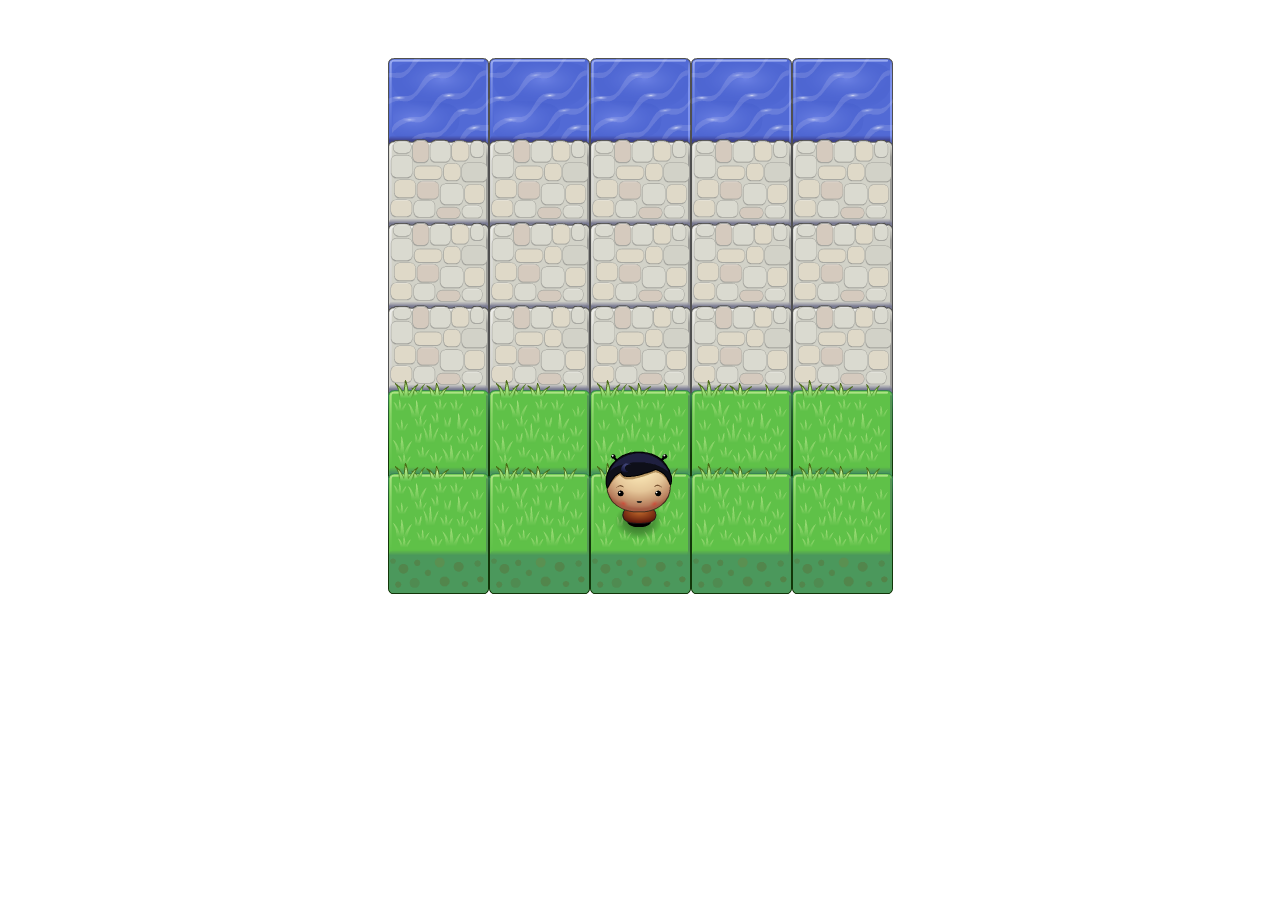
<file: Arcade game project/index.html>
<!DOCTYPE html>
<html>
<head>
    <meta charset="UTF-8">
    <title>Effective JavaScript: Frogger</title>
    <link rel="stylesheet" href="css/style.css">
</head>
<body>
	 <div id="success-modal">
        <div id="success-modal-content">
            <div class="modal-content">
            <h3>YOU WON!</h3>
            <p id="scorenumber">Score: 0</p>
            </div>
           
        </div>
    </div>
    <script src="js/resources.js"></script>
    <script src="js/app.js"></script>
    <script src="js/engine.js"></script>
</body>
</html>
</file>
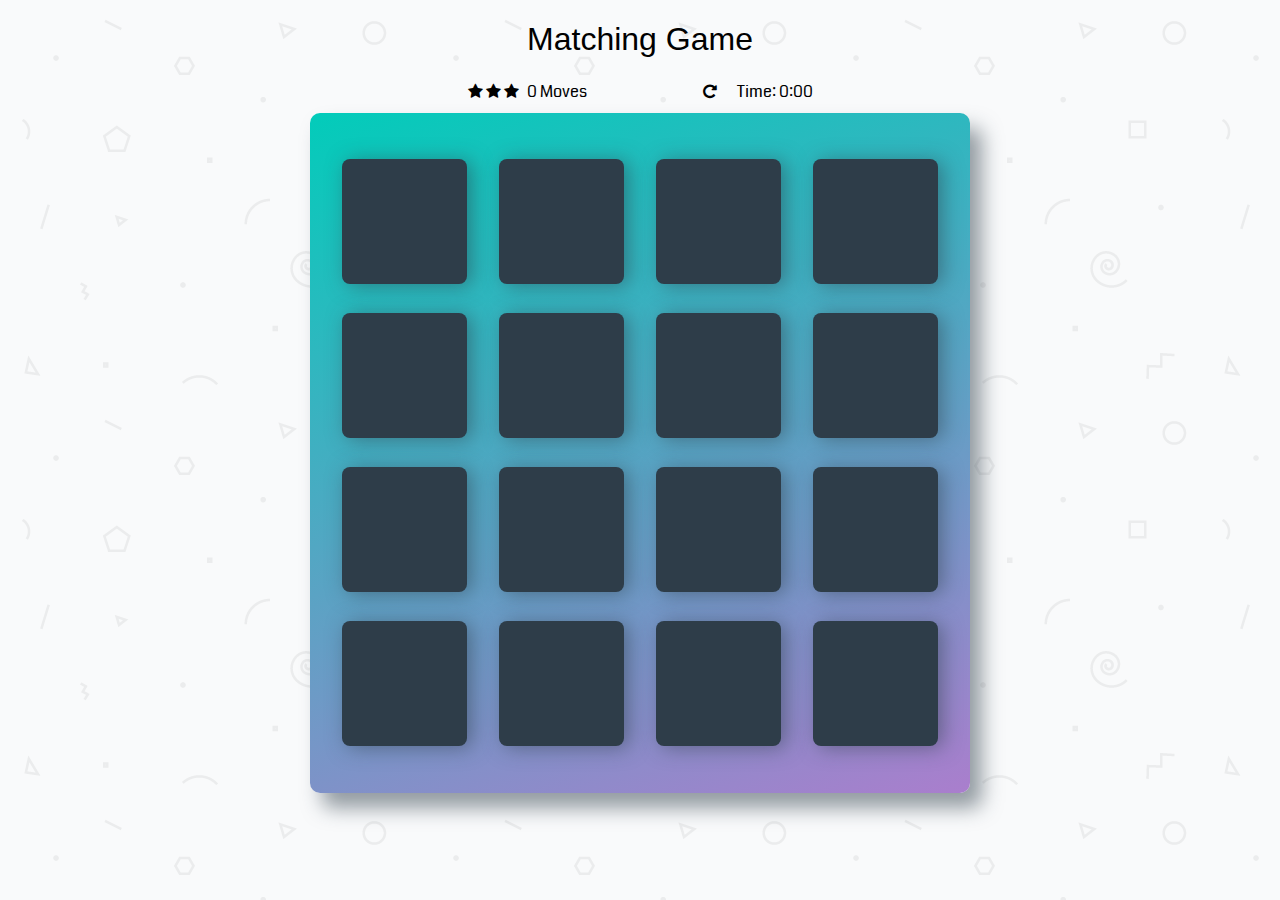
<file: Memory game/index.html>
<!doctype html>
<html lang="en">

<head>
    <meta charset="utf-8">
    <title>Matching Game</title>
    <meta name="description" content="">
    <link rel="stylesheet prefetch" href="https://maxcdn.bootstrapcdn.com/font-awesome/4.6.1/css/font-awesome.min.css">
    <link rel="stylesheet prefetch" href="https://fonts.googleapis.com/css?family=Coda">
    <link rel="stylesheet" href="css/app.css">
</head>

<body>

    <div class="container">
        <header>
            <h1>Matching Game</h1>
        </header>

        <section class="score-panel">
            <span class="timer">Time: <span id="minutes" class="show-minutes">0</span><span id="seconds" class="show-seconds">00</span></span>

            <ul class="stars">
                <li><i class="fa fa-star"></i></li>
                <li><i class="fa fa-star"></i></li>
                <li><i class="fa fa-star"></i></li>
            </ul>
            <span class="moves">0</span> Moves

            <div class="restart">
                <i class="fa fa-repeat"></i>
            </div>
        </section>

        <ul class="deck">
            <li class="card">
                <i class="fa"></i>
            </li>
            <li class="card">
                <i class="fa"></i>
            </li>
            <li class="card">
                <i class="fa"></i>
            </li>
            <li class="card">
                <i class="fa"></i>
            </li>
            <li class="card">
                <i class="fa"></i>
            </li>
            <li class="card">
                <i class="fa"></i>
            </li>
            <li class="card">
                <i class="fa"></i>
            </li>
            <li class="card">
                <i class="fa"></i>
            </li>
            <li class="card">
                <i class="fa"></i>
            </li>
            <li class="card">
                <i class="fa"></i>
            </li>
            <li class="card">
                <i class="fa"></i>
            </li>
            <li class="card">
                <i class="fa"></i>
            </li>
            <li class="card">
                <i class="fa"></i>
            </li>
            <li class="card">
                <i class="fa"></i>
            </li>
            <li class="card">
                <i class="fa"></i>
            </li>
            <li class="card">
                <i class="fa"></i>
            </li>
        </ul>

        <!-- End of Game -->
        <section class="modal-container">
            <section class="modal-info">
                <h1> YOU WIN!</h1>
                <hr>
                <p>Stars Earned: <span id="stars-deserved"></span></p>
                <p>Moves Made:<span id="moves-made"></span></p>
                <p>Time Taken:<span id="time-taken"></span></p>
                <hr>
                <section class="modal-btns">
                    <button class="modal-close-btn">Close</button>
                    <button class="modal-replay-btn">Play Again</button>
                </section>
            </section>
        </section>
    </div>

    <script src="js/app.js"></script>
</body>

</html>
</file>
<file: Arcade game project/css/style.css>
body {
    text-align: center;
}

#success-modal {
	border: 2px solid black;
	border-radius: 5px;
	background: white;
	width: 502px;
	margin: auto;
	position: relative;
	top: 55px;
	display: none;
}
</file>
<file: Memory game/css/app.css>
html {
    box-sizing: border-box;
}

*,
*::before,
*::after {
    box-sizing: inherit;
}

html,
body {
    width: 100%;
    height: 100%;
    margin: 0;
    padding: 0;
}

body {
    background: #fff url('../img/geometry2.png');
    /* Background pattern from Subtle Patterns */
    font-family: 'Coda', cursive;
}

.container {
    display: flex;
    justify-content: center;
    align-items: center;
    flex-direction: column;
}

h1 {
    font-family: 'Open Sans', sans-serif;
    font-weight: 300;
}

/*
 * Styles for the deck of cards
 */

.deck {
    width: 660px;
    height: 680px;
    background: linear-gradient(160deg, #02ccba 0%, #aa7ecd 100%);
    padding: 32px;
    border-radius: 10px;
    box-shadow: 12px 15px 20px 0 rgba(46, 61, 73, 0.5);
    display: flex;
    flex-wrap: wrap;
    justify-content: space-between;
    align-items: center;
    margin: 0 0 3em;
}

.deck .card {
    height: 125px;
    width: 125px;
    background: #2e3d49;
    font-size: 0;
    color: #fff;
    border-radius: 8px;
    cursor: pointer;
    display: flex;
    justify-content: center;
    align-items: center;
    box-shadow: 5px 2px 20px 0 rgba(46, 61, 73, 0.5);
}

.deck .card.open {
    transform: rotateY(0);
    background: #02b3e4;
    cursor: default;
}

.deck .card.show {
    font-size: 33px;
}

.deck .card.match {
    cursor: default;
    background: #02ccba;
    font-size: 33px;
    animation: match-shake 0.5s;
}

.deck .card.nomatch {
    transition: 100ms linear;
    background: #f08080;
    border-radius: 0;
    animation: shake 0.5s;

}

/*
 * No Match shake animation. From https://www.w3schools.com/howto/howto_css_shake_image.asp
 */

@keyframes shake {
    0% {
        transform: translate(1px, 1px) rotate(0deg);
    }

    10% {
        transform: translate(-1px, -2px) rotate(-1deg);
    }

    20% {
        transform: translate(-3px, 0px) rotate(1deg);
    }

    30% {
        transform: translate(3px, 2px) rotate(0deg);
    }

    40% {
        transform: translate(1px, -1px) rotate(1deg);
    }

    50% {
        transform: translate(-1px, 2px) rotate(-1deg);
    }

    60% {
        transform: translate(-3px, 1px) rotate(0deg);
    }

    70% {
        transform: translate(3px, 1px) rotate(-1deg);
    }

    80% {
        transform: translate(-1px, -1px) rotate(1deg);
    }

    90% {
        transform: translate(1px, 2px) rotate(0deg);
    }

    100% {
        transform: translate(1px, -2px) rotate(-1deg);
    }
}

/*
 * Match shake animation
 */

@keyframes match-shake {

    0%,
    100% {
        transform: translate(0, 2px);
    }

    10%,
    40%,
    70% {
        transform: translate(0, -3px);
    }

    20%,
    50%,
    80% {
        transform: translate(0, 0px);
    }

    30%,
    60%,
    90% {
        transform: translate(0, 3px);
    }
}


/*
 * Styles for the Score Panel
 */

.score-panel {
    text-align: left;
    width: 345px;
    margin-bottom: 10px;
}

.score-panel .stars {
    margin: 0;
    padding: 0;
    display: inline-block;
    margin: 0 5px 0 0;
}

.score-panel .stars li {
    list-style: none;
    display: inline-block;
}

.score-panel .restart {
    float: right;
    cursor: pointer;
}

.score-panel .timer {
    float: right;
    margin-left: 20px;
}

.show-minutes::after {
    content: ":"
}


.modal-container {
    display: none;
    width: 100%;
    max-height: 846px;
    background: #000;
    opacity: 0.9;
    position: absolute;
    top: 0;
    bottom: 0;
    left: 0;
    right: 0;
    box-sizing: border-box;
    letter-spacing: 0.5px;
    font-weight: bold;
}

.modal-info {
    position: relative;
    width: 300px;
    padding: 10px;
    background: #fff;
    margin: auto;
    left: 0;
    right: 0;
    box-sizing: border-box;
    border: dashed 1px #888;
    border-radius: 8px;
}

.modal-info h1 {
    text-align: center;
    font-weight: bold;
}

.modal-btns {
    display: flex;
    justify-content: center;
    padding: 10px;
}

.modal-close-btn,
.modal-replay-btn {
    height: auto;
    font-weight: bolder;
    letter-spacing: 0.5px;
    background: #fff;
    border-radius: 5px;
    padding: 10px;
}

.modal-close-btn {
    margin-right: 15px;
    border: 2px solid #828be2;
}

.modal-close-btn:hover {
    background: #828be2;
    color: #fff;
}

.modal-close-btn:active {
    transform: translateY(5px);
}

.modal-replay-btn {
    margin-left: 15px;
    border: 2px solid #79ce79;
}

.modal-replay-btn:hover {
    background: #79ce79;
    color: #fff;
}

.modal-replay-btn:active {
    transform: translateY(5px);
}
</file>
